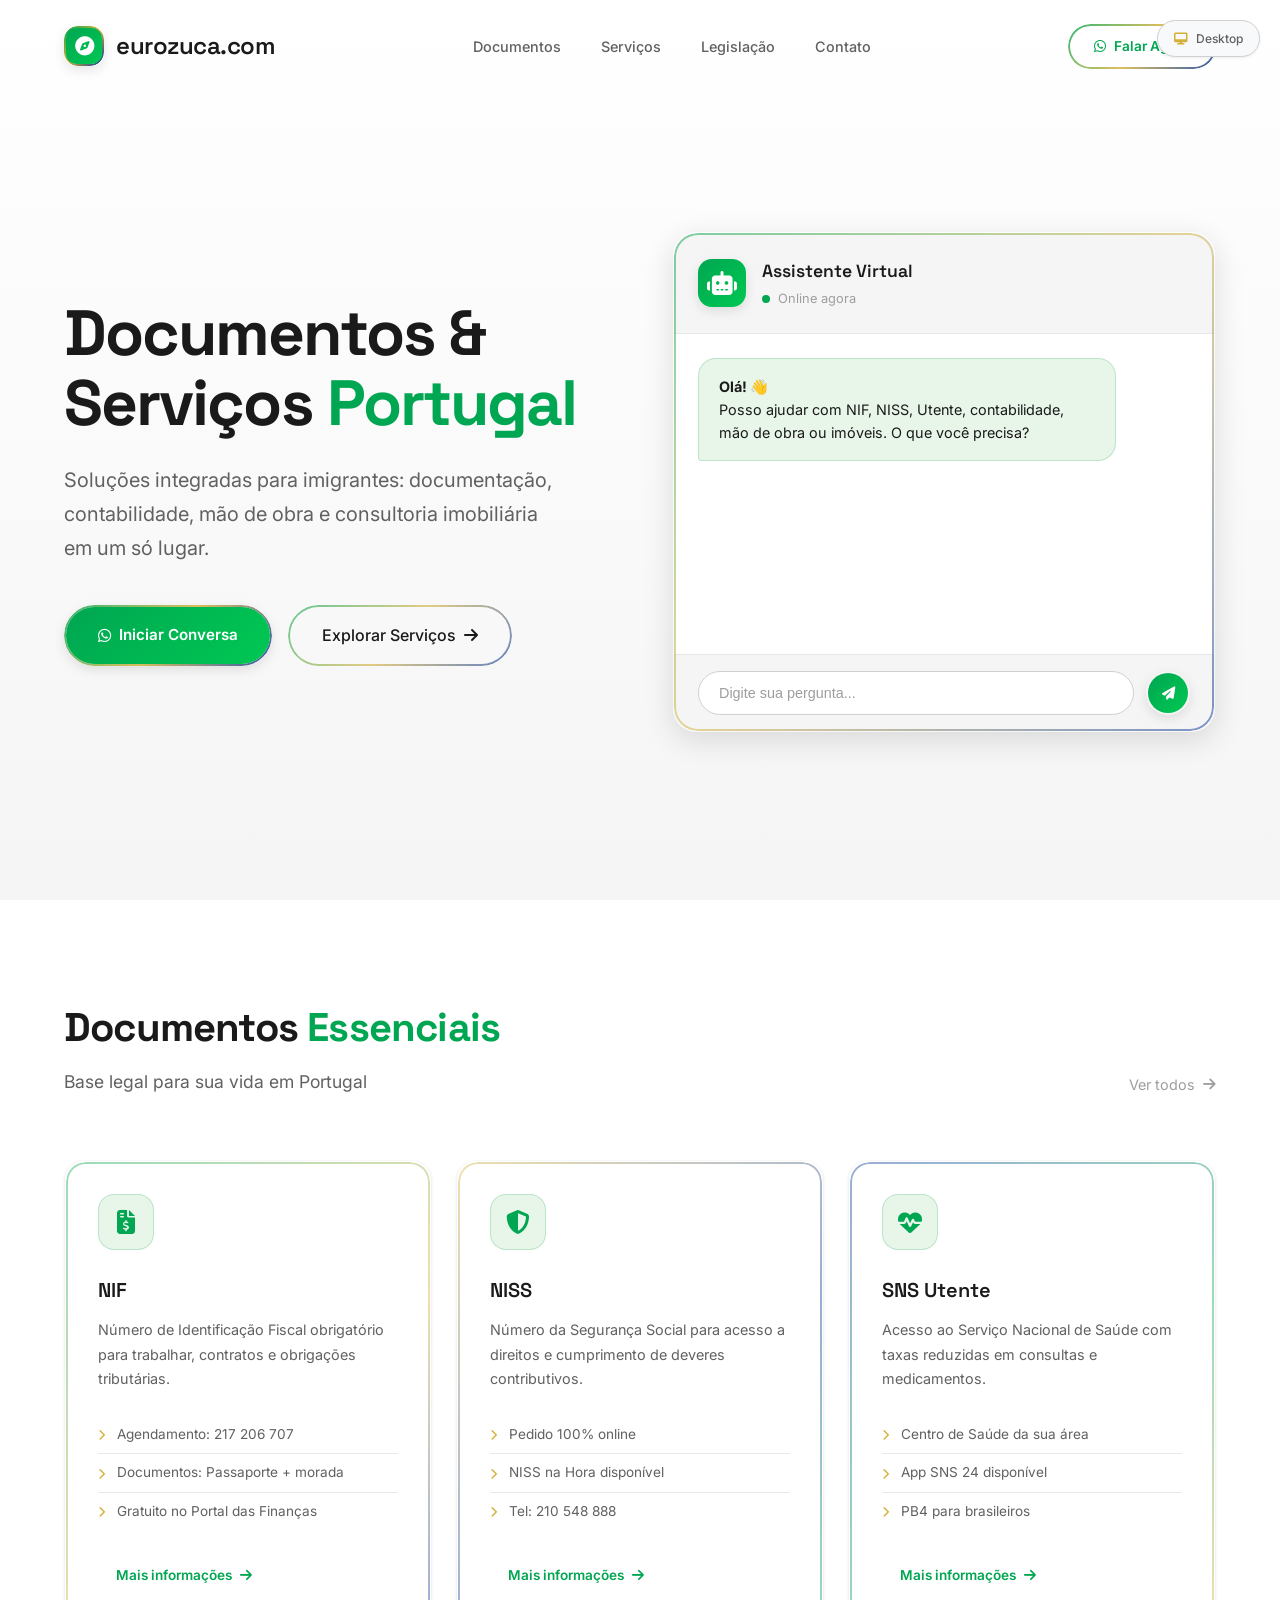
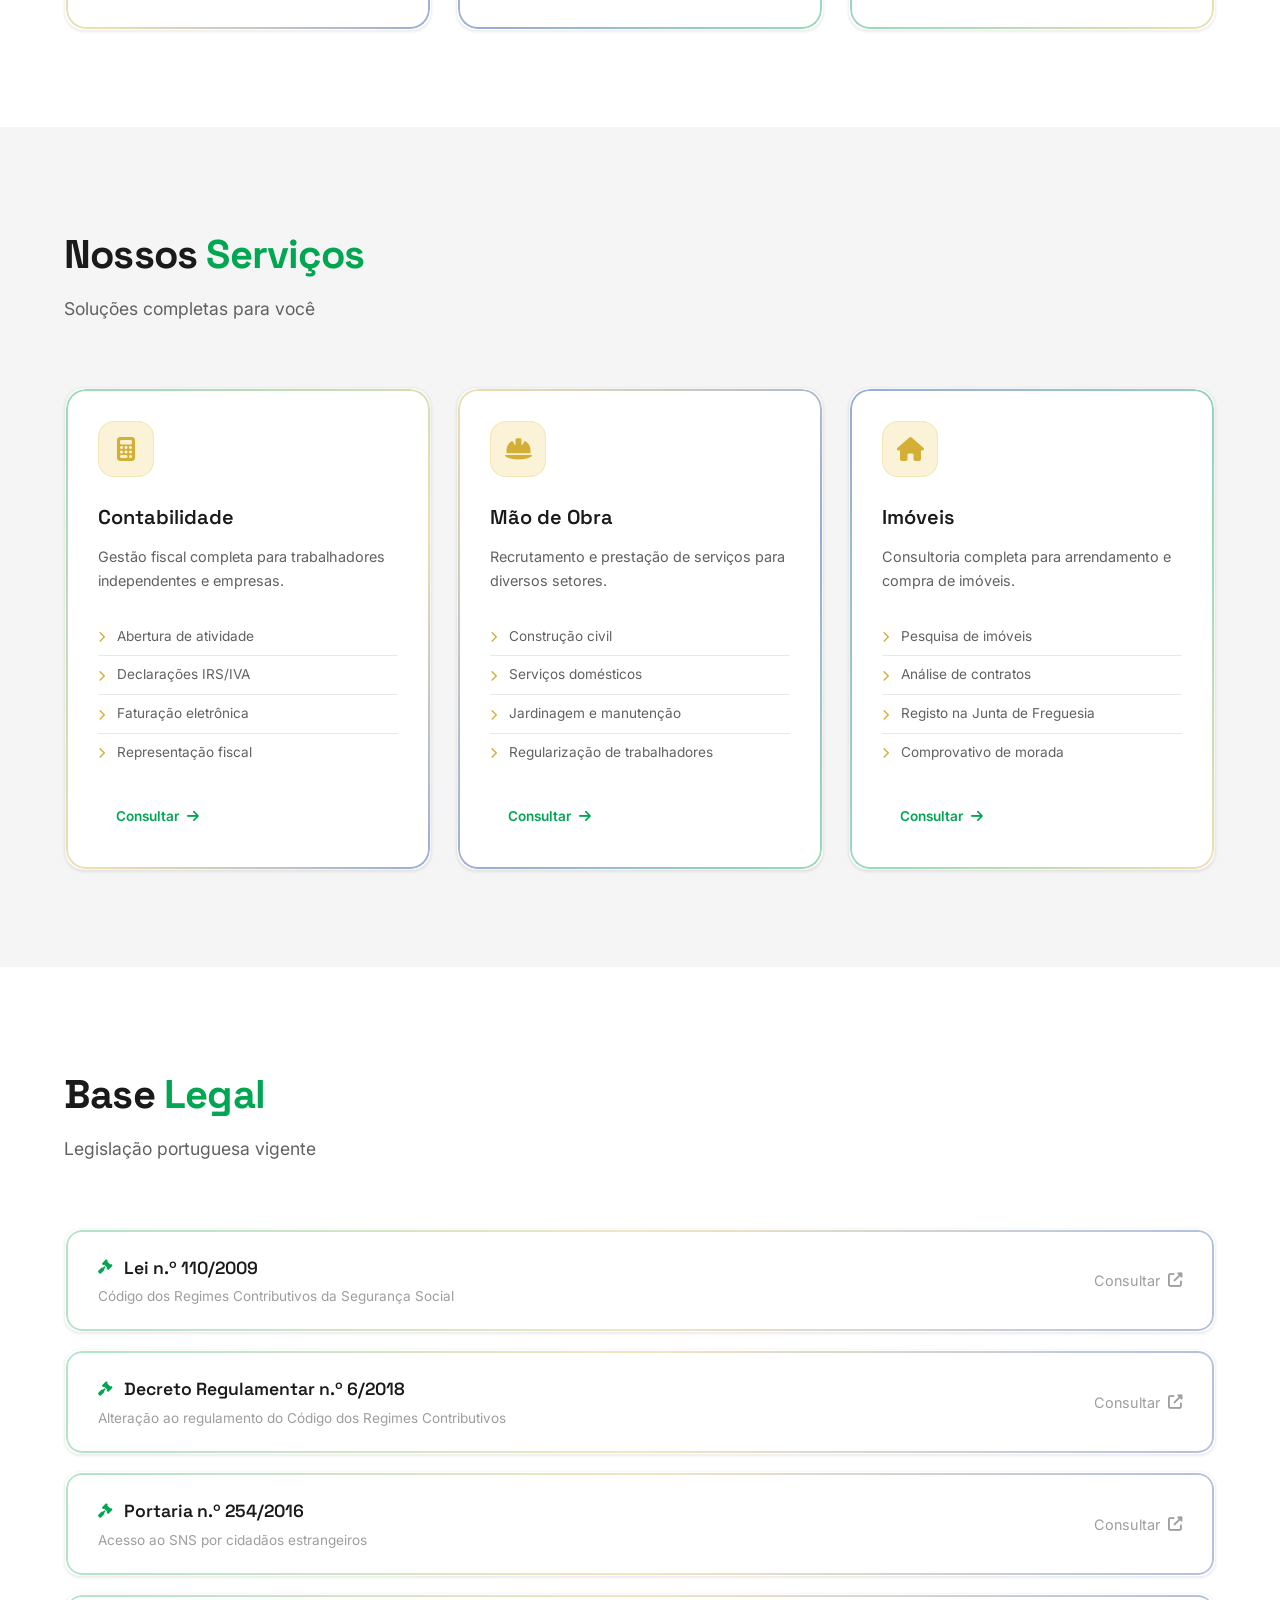
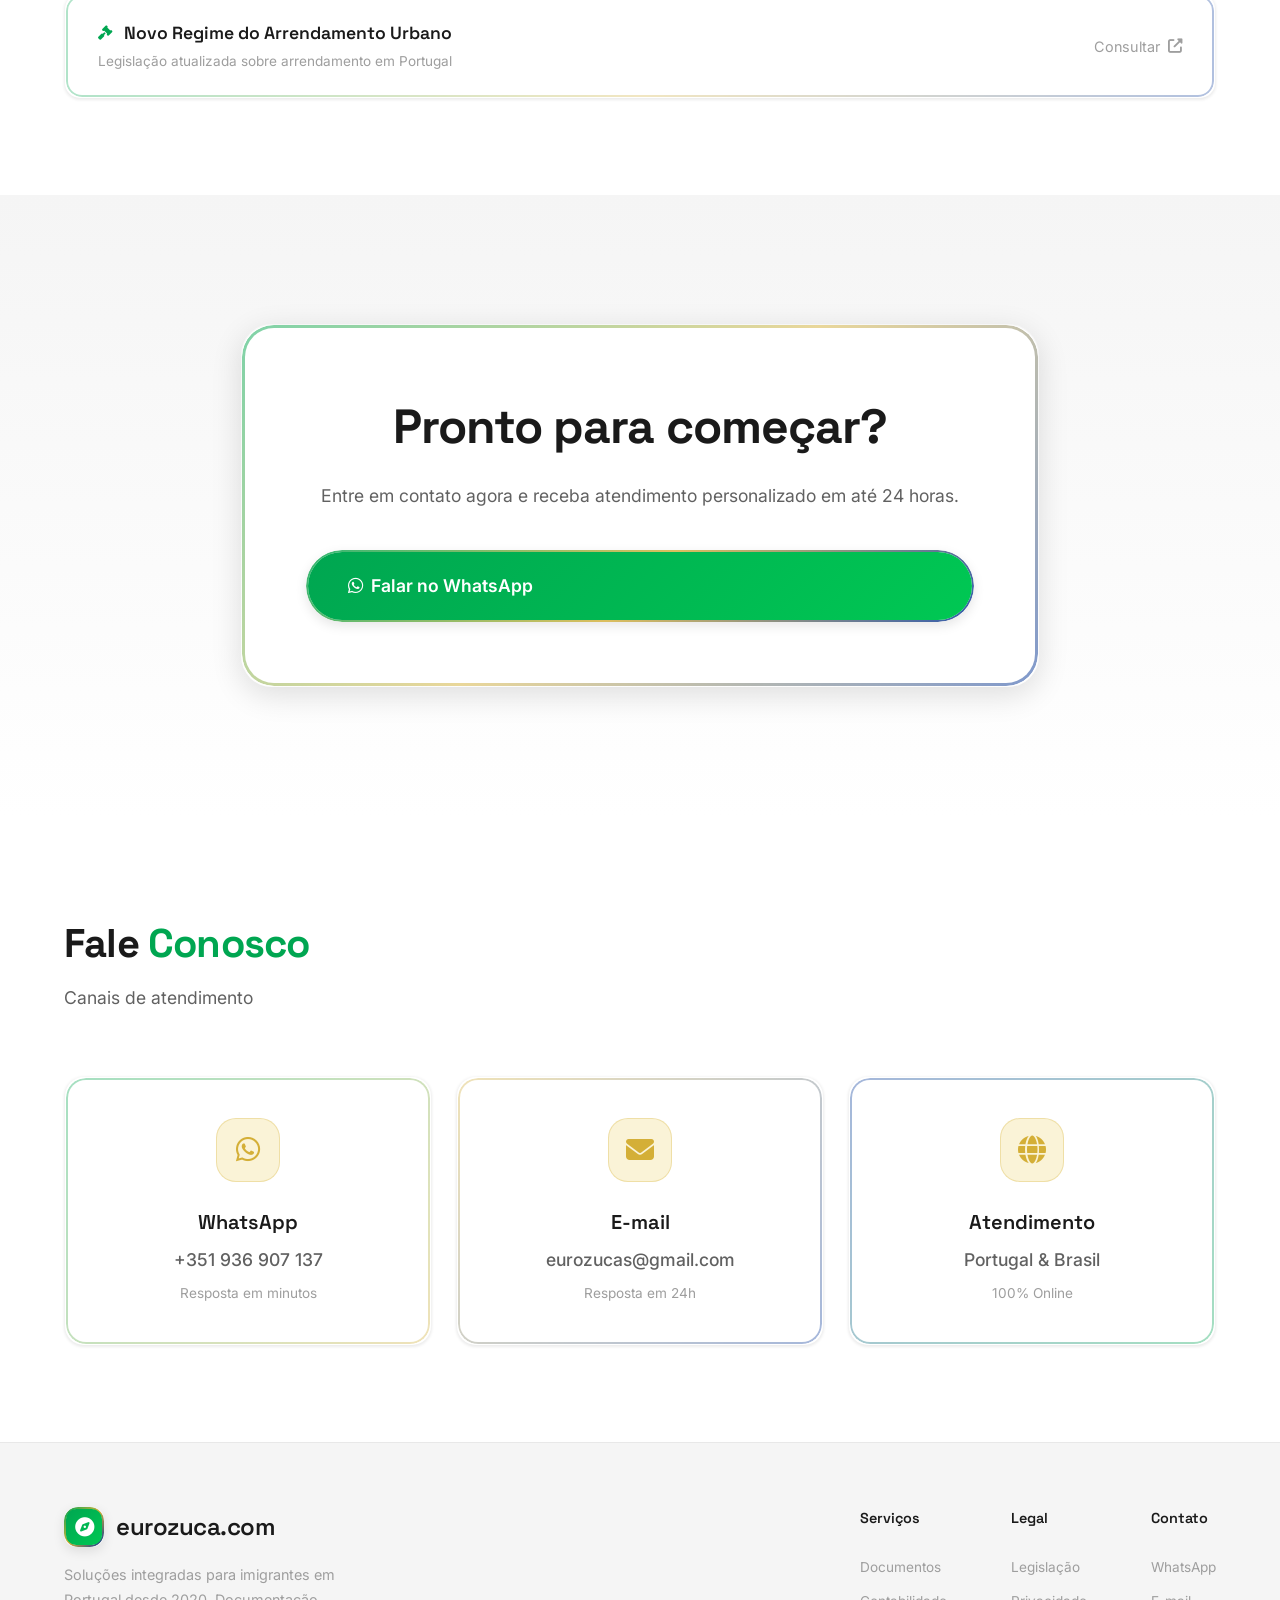
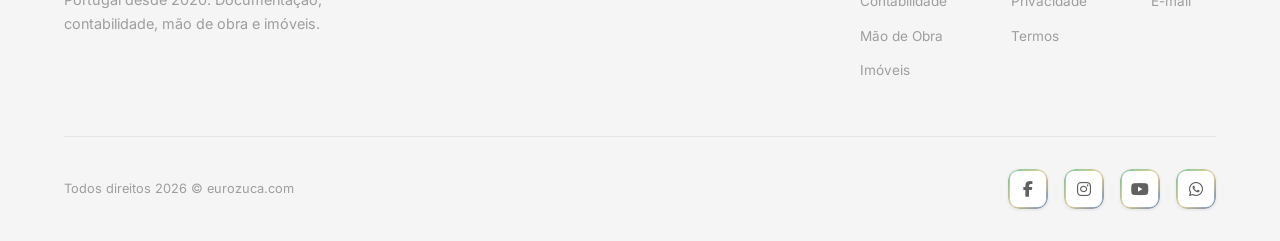
<file: index.html>
<!DOCTYPE html>
<html lang="pt-BR">
<head>
    <meta charset="UTF-8">
    <meta name="viewport" content="width=device-width, initial-scale=1.0, maximum-scale=5.0">
    <title>eurozuca.com - Portugal 2026</title>
    <link href="https://cdnjs.cloudflare.com/ajax/libs/font-awesome/6.4.0/css/all.min.css" rel="stylesheet">
    <link href="https://fonts.googleapis.com/css2?family=Inter:wght@300;400;500;600;700&family=Space+Grotesk:wght@300;400;500;600;700&display=swap" rel="stylesheet">
    <style>
        * {
            margin: 0;
            padding: 0;
            box-sizing: border-box;
        }

        :root {
            --green-primary: #00a651;
            --green-dark: #008c44;
            --green-light: #e8f5e9;
            --green-glow: rgba(0, 166, 81, 0.15);
            --gold-primary: #d4af37;
            --gold-dark: #b8960c;
            --gold-light: #faf3d7;
            --gold-glow: rgba(212, 175, 55, 0.2);
            --blue-primary: #003399;
            --blue-light: #e3f2fd;
            --blue-glow: rgba(0, 51, 153, 0.15);
            --white-bg: #ffffff;
            --white-soft: #f8f9fa;
            --gray-50: #f5f5f5;
            --gray-100: #e0e0e0;
            --gray-200: #bdbdbd;
            --gray-500: #757575;
            --gray-700: #424242;
            --gray-900: #212121;
            --text-primary: #1a1a1a;
            --text-secondary: #616161;
            --text-muted: #9e9e9e;
            --border-light: #e8e8e8;
            --border-medium: #d0d0d0;
            --shadow-sm: 0 1px 3px rgba(0,0,0,0.08);
            --shadow-md: 0 4px 12px rgba(0,0,0,0.1);
            --shadow-lg: 0 8px 30px rgba(0,0,0,0.12);
            --gradient-gold: linear-gradient(135deg, #d4af37 0%, #f4d03f 100%);
            --gradient-green: linear-gradient(135deg, #00a651 0%, #00c853 100%);
            --font-primary: 'Inter', sans-serif;
            --font-display: 'Space Grotesk', sans-serif;
        }

        html {
            scroll-behavior: smooth;
        }

        body {
            font-family: var(--font-primary);
            background: var(--white-bg);
            color: var(--text-primary);
            line-height: 1.6;
            overflow-x: hidden;
            -webkit-font-smoothing: antialiased;
        }

        /* Device Detection */
        .device-badge {
            position: fixed;
            top: 20px;
            right: 20px;
            background: var(--white-soft);
            border: 1px solid var(--border-medium);
            padding: 8px 16px;
            border-radius: 50px;
            font-size: 0.75rem;
            font-weight: 500;
            color: var(--text-secondary);
            z-index: 9999;
            display: flex;
            align-items: center;
            gap: 8px;
            opacity: 0;
            transform: translateY(-10px);
            animation: fadeInDown 0.5s ease forwards;
            animation-delay: 1s;
            box-shadow: var(--shadow-sm);
        }

        @keyframes fadeInDown {
            to {
                opacity: 1;
                transform: translateY(0);
            }
        }

        .device-badge i {
            color: var(--gold-primary);
        }

        /* Navigation */
        nav {
            position: fixed;
            top: 0;
            width: 100%;
            z-index: 1000;
            padding: 1.5rem 5%;
            transition: all 0.3s ease;
            background: transparent;
        }

        nav.scrolled {
            background: rgba(255, 255, 255, 0.95);
            backdrop-filter: blur(20px);
            border-bottom: 1px solid var(--border-light);
            padding: 1rem 5%;
            box-shadow: var(--shadow-sm);
        }

        .nav-container {
            max-width: 1400px;
            margin: 0 auto;
            display: flex;
            justify-content: space-between;
            align-items: center;
        }

        .logo {
            font-family: var(--font-display);
            font-size: 1.5rem;
            font-weight: 600;
            color: var(--text-primary);
            text-decoration: none;
            display: flex;
            align-items: center;
            gap: 0.75rem;
            letter-spacing: -0.02em;
        }

        .logo-icon {
            width: 40px;
            height: 40px;
            background: var(--gradient-green);
            border-radius: 12px;
            display: flex;
            align-items: center;
            justify-content: center;
            color: white;
            font-size: 1.2rem;
            box-shadow: var(--shadow-md);
            position: relative;
            border: 2px solid transparent;
            background-clip: padding-box;
        }

        .logo-icon::before {
            content: '';
            position: absolute;
            top: -2px;
            left: -2px;
            right: -2px;
            bottom: -2px;
            border-radius: 14px;
            padding: 2px;
            background: linear-gradient(135deg, 
                var(--green-primary) 0%, 
                var(--gold-primary) 50%, 
                var(--blue-primary) 100%
            );
            -webkit-mask: 
                linear-gradient(#fff 0 0) content-box, 
                linear-gradient(#fff 0 0);
            -webkit-mask-composite: xor;
            mask-composite: exclude;
            z-index: -1;
        }

        .nav-links {
            display: flex;
            gap: 2.5rem;
            list-style: none;
        }

        .nav-links a {
            color: var(--text-secondary);
            text-decoration: none;
            font-size: 0.9rem;
            font-weight: 500;
            transition: all 0.3s ease;
            position: relative;
        }

        .nav-links a:hover {
            color: var(--green-primary);
        }

        .nav-links a::after {
            content: '';
            position: absolute;
            bottom: -4px;
            left: 0;
            width: 0;
            height: 2px;
            background: var(--gradient-gold);
            transition: width 0.3s ease;
        }

        .nav-links a:hover::after {
            width: 100%;
        }

        .nav-cta {
            background: transparent;
            color: var(--green-primary);
            padding: 0.6rem 1.5rem;
            border-radius: 50px;
            font-size: 0.85rem;
            font-weight: 600;
            text-decoration: none;
            transition: all 0.3s ease;
            display: flex;
            align-items: center;
            gap: 0.5rem;
            border: 2px solid transparent;
            position: relative;
            background-clip: padding-box;
        }

        .nav-cta::before {
            content: '';
            position: absolute;
            top: -2px;
            left: -2px;
            right: -2px;
            bottom: -2px;
            border-radius: 50px;
            padding: 2px;
            background: linear-gradient(135deg, 
                var(--green-primary) 0%, 
                var(--gold-primary) 50%, 
                var(--blue-primary) 100%
            );
            -webkit-mask: 
                linear-gradient(#fff 0 0) content-box, 
                linear-gradient(#fff 0 0);
            -webkit-mask-composite: xor;
            mask-composite: exclude;
            z-index: -1;
            opacity: 0.8;
            transition: opacity 0.3s;
        }

        .nav-cta:hover::before {
            opacity: 1;
        }

        .nav-cta:hover {
            background: var(--green-primary);
            color: white;
            box-shadow: 0 4px 15px var(--green-glow);
        }

        .mobile-menu-btn {
            display: none;
            background: none;
            border: none;
            color: var(--text-primary);
            font-size: 1.5rem;
            cursor: pointer;
        }

        /* Mobile Menu */
        .mobile-menu {
            position: fixed;
            top: 0;
            right: -100%;
            width: 80%;
            max-width: 300px;
            height: 100vh;
            background: rgba(255, 255, 255, 0.98);
            backdrop-filter: blur(20px);
            z-index: 1001;
            padding: 6rem 2rem 2rem;
            transition: right 0.3s ease;
            border-left: 1px solid var(--border-light);
            box-shadow: var(--shadow-lg);
        }

        .mobile-menu.open {
            right: 0;
        }

        .mobile-menu-close {
            position: absolute;
            top: 1.5rem;
            right: 1.5rem;
            background: none;
            border: none;
            color: var(--text-primary);
            font-size: 1.5rem;
            cursor: pointer;
        }

        .mobile-menu a {
            display: block;
            color: var(--text-secondary);
            text-decoration: none;
            padding: 1rem 0;
            font-size: 1.1rem;
            border-bottom: 1px solid var(--border-light);
            transition: color 0.3s;
        }

        .mobile-menu a:hover {
            color: var(--green-primary);
        }

        .overlay {
            position: fixed;
            top: 0;
            left: 0;
            width: 100%;
            height: 100%;
            background: rgba(0, 0, 0, 0.3);
            z-index: 1000;
            opacity: 0;
            visibility: hidden;
            transition: all 0.3s;
        }

        .overlay.active {
            opacity: 1;
            visibility: visible;
        }

        /* Hero Section */
        .hero {
            min-height: 100vh;
            display: flex;
            align-items: center;
            padding: 8rem 5% 4rem;
            position: relative;
            z-index: 1;
            background: linear-gradient(180deg, var(--white-bg) 0%, var(--gray-50) 100%);
        }

        .hero-container {
            max-width: 1400px;
            margin: 0 auto;
            width: 100%;
            display: grid;
            grid-template-columns: 1fr 1fr;
            gap: 4rem;
            align-items: center;
        }

        .hero-content h1 {
            font-family: var(--font-display);
            font-size: 4rem;
            font-weight: 700;
            line-height: 1.1;
            margin-bottom: 1.5rem;
            letter-spacing: -0.03em;
            color: var(--text-primary);
        }

        .hero-content h1 span {
            color: var(--green-primary);
        }

        .hero-subtitle {
            font-size: 1.25rem;
            color: var(--text-secondary);
            margin-bottom: 2.5rem;
            font-weight: 400;
            line-height: 1.7;
            max-width: 500px;
        }

        .hero-cta {
            display: flex;
            gap: 1rem;
        }

        .btn-main {
            background: var(--gradient-green);
            color: white;
            padding: 1rem 2rem;
            border-radius: 50px;
            font-weight: 600;
            text-decoration: none;
            display: flex;
            align-items: center;
            gap: 0.5rem;
            transition: all 0.3s ease;
            border: 2px solid transparent;
            cursor: pointer;
            font-size: 0.95rem;
            box-shadow: var(--shadow-md);
            position: relative;
            background-clip: padding-box;
        }

        .btn-main::before {
            content: '';
            position: absolute;
            top: -2px;
            left: -2px;
            right: -2px;
            bottom: -2px;
            border-radius: 50px;
            padding: 2px;
            background: linear-gradient(135deg, 
                var(--green-primary) 0%, 
                var(--gold-primary) 50%, 
                var(--blue-primary) 100%
            );
            -webkit-mask: 
                linear-gradient(#fff 0 0) content-box, 
                linear-gradient(#fff 0 0);
            -webkit-mask-composite: xor;
            mask-composite: exclude;
            z-index: -1;
            opacity: 0.8;
            transition: opacity 0.3s;
        }

        .btn-main:hover::before {
            opacity: 1;
        }

        .btn-main:hover {
            transform: translateY(-2px);
            box-shadow: 0 8px 25px var(--green-glow);
        }

        .btn-outline {
            background: transparent;
            color: var(--text-primary);
            padding: 1rem 2rem;
            border-radius: 50px;
            font-weight: 500;
            text-decoration: none;
            display: flex;
            align-items: center;
            gap: 0.5rem;
            transition: all 0.3s ease;
            border: 2px solid transparent;
            position: relative;
            background-clip: padding-box;
        }

        .btn-outline::before {
            content: '';
            position: absolute;
            top: -2px;
            left: -2px;
            right: -2px;
            bottom: -2px;
            border-radius: 50px;
            padding: 2px;
            background: linear-gradient(135deg, 
                var(--green-primary) 0%, 
                var(--gold-primary) 50%, 
                var(--blue-primary) 100%
            );
            -webkit-mask: 
                linear-gradient(#fff 0 0) content-box, 
                linear-gradient(#fff 0 0);
            -webkit-mask-composite: xor;
            mask-composite: exclude;
            z-index: -1;
            opacity: 0.6;
            transition: opacity 0.3s;
        }

        .btn-outline:hover::before {
            opacity: 1;
        }

        .btn-outline:hover {
            color: var(--gold-primary);
        }

        /* AI Chat - COM BORDA TRICOLOR */
        .ai-panel {
            background: white;
            border-radius: 24px;
            overflow: hidden;
            box-shadow: var(--shadow-lg);
            position: relative;
            border: 2px solid transparent;
            background-clip: padding-box;
        }

        .ai-panel::before {
            content: '';
            position: absolute;
            top: 0;
            left: 0;
            right: 0;
            bottom: 0;
            border-radius: 24px;
            padding: 2px;
            background: linear-gradient(135deg, 
                var(--green-primary) 0%, 
                var(--gold-primary) 50%, 
                var(--blue-primary) 100%
            );
            -webkit-mask: 
                linear-gradient(#fff 0 0) content-box, 
                linear-gradient(#fff 0 0);
            -webkit-mask-composite: xor;
            mask-composite: exclude;
            opacity: 0.5;
            pointer-events: none;
        }

        .ai-header {
            padding: 1.5rem;
            border-bottom: 1px solid var(--border-light);
            display: flex;
            align-items: center;
            gap: 1rem;
            background: var(--gray-50);
        }

        .ai-avatar {
            width: 48px;
            height: 48px;
            background: var(--gradient-green);
            border-radius: 14px;
            display: flex;
            align-items: center;
            justify-content: center;
            color: white;
            font-size: 1.5rem;
            box-shadow: var(--shadow-md);
        }

        .ai-info h3 {
            font-family: var(--font-display);
            font-size: 1.1rem;
            font-weight: 600;
            margin-bottom: 0.25rem;
            color: var(--text-primary);
        }

        .ai-status {
            display: flex;
            align-items: center;
            gap: 0.5rem;
            font-size: 0.8rem;
            color: var(--text-muted);
        }

        .status-dot {
            width: 8px;
            height: 8px;
            background: var(--green-primary);
            border-radius: 50%;
            animation: pulse-dot 2s infinite;
        }

        @keyframes pulse-dot {
            0%, 100% { opacity: 1; }
            50% { opacity: 0.5; }
        }

        .ai-messages {
            height: 320px;
            overflow-y: auto;
            padding: 1.5rem;
            display: flex;
            flex-direction: column;
            gap: 1rem;
            background: white;
        }

        .message {
            max-width: 85%;
            padding: 1rem 1.25rem;
            border-radius: 18px;
            font-size: 0.9rem;
            line-height: 1.6;
            animation: messageIn 0.3s ease;
        }

        @keyframes messageIn {
            from {
                opacity: 0;
                transform: translateY(10px);
            }
            to {
                opacity: 1;
                transform: translateY(0);
            }
        }

        .message.ai {
            background: var(--green-light);
            border: 1px solid rgba(0, 166, 81, 0.2);
            align-self: flex-start;
            border-bottom-left-radius: 4px;
            color: var(--text-primary);
        }

        .message.user {
            background: var(--gold-light);
            border: 1px solid rgba(212, 175, 55, 0.3);
            align-self: flex-end;
            border-bottom-right-radius: 4px;
            color: var(--text-primary);
        }

        .ai-input {
            padding: 1rem 1.5rem;
            border-top: 1px solid var(--border-light);
            display: flex;
            gap: 0.75rem;
            background: var(--gray-50);
        }

        .ai-input input {
            flex: 1;
            background: white;
            border: 1px solid var(--border-medium);
            border-radius: 50px;
            padding: 0.75rem 1.25rem;
            color: var(--text-primary);
            font-size: 0.9rem;
            outline: none;
            transition: all 0.3s;
        }

        .ai-input input:focus {
            border-color: var(--green-primary);
            box-shadow: 0 0 0 3px var(--green-glow);
        }

        .ai-input input::placeholder {
            color: var(--text-muted);
        }

        .ai-input button {
            width: 44px;
            height: 44px;
            background: var(--gradient-green);
            border-radius: 50%;
            color: white;
            cursor: pointer;
            display: flex;
            align-items: center;
            justify-content: center;
            transition: all 0.3s;
            box-shadow: var(--shadow-md);
            border: 2px solid transparent;
            position: relative;
            background-clip: padding-box;
        }

        .ai-input button::before {
            content: '';
            position: absolute;
            top: -2px;
            left: -2px;
            right: -2px;
            bottom: -2px;
            border-radius: 50%;
            padding: 2px;
            background: linear-gradient(135deg, 
                var(--green-primary) 0%, 
                var(--gold-primary) 50%, 
                var(--blue-primary) 100%
            );
            -webkit-mask: 
                linear-gradient(#fff 0 0) content-box, 
                linear-gradient(#fff 0 0);
            -webkit-mask-composite: xor;
            mask-composite: exclude;
            z-index: -1;
            opacity: 0.8;
            transition: opacity 0.3s;
        }

        .ai-input button:hover::before {
            opacity: 1;
        }

        .ai-input button:hover {
            transform: scale(1.05);
            box-shadow: 0 4px 15px var(--green-glow);
        }

        /* Section Styles */
        section {
            padding: 6rem 5%;
            position: relative;
            z-index: 1;
        }

        .section-header {
            max-width: 1400px;
            margin: 0 auto 4rem;
            display: flex;
            justify-content: space-between;
            align-items: flex-end;
        }

        .section-title {
            font-family: var(--font-display);
            font-size: 2.5rem;
            font-weight: 700;
            letter-spacing: -0.02em;
            color: var(--text-primary);
        }

        .section-title span {
            color: var(--green-primary);
        }

        .section-subtitle {
            color: var(--text-secondary);
            margin-top: 0.5rem;
            font-size: 1.1rem;
        }

        .section-link {
            color: var(--text-muted);
            text-decoration: none;
            font-size: 0.9rem;
            display: flex;
            align-items: center;
            gap: 0.5rem;
            transition: color 0.3s;
        }

        .section-link:hover {
            color: var(--gold-primary);
        }

        /* Cards Grid - COM BORDAS TRICOLORES */
        .cards-grid {
            max-width: 1400px;
            margin: 0 auto;
            display: grid;
            grid-template-columns: repeat(3, 1fr);
            gap: 1.5rem;
        }

        .card {
            background: white;
            border-radius: 20px;
            padding: 2rem;
            transition: all 0.4s ease;
            position: relative;
            overflow: hidden;
            box-shadow: var(--shadow-sm);
            border: 2px solid transparent;
            background-clip: padding-box;
        }

        /* Borda gradiente tricolor */
        .card::before {
            content: '';
            position: absolute;
            top: 0;
            left: 0;
            right: 0;
            bottom: 0;
            border-radius: 20px;
            padding: 2px;
            background: linear-gradient(135deg, 
                var(--green-primary) 0%, 
                var(--gold-primary) 50%, 
                var(--blue-primary) 100%
            );
            -webkit-mask: 
                linear-gradient(#fff 0 0) content-box, 
                linear-gradient(#fff 0 0);
            -webkit-mask-composite: xor;
            mask-composite: exclude;
            opacity: 0.4;
            transition: opacity 0.3s ease;
            pointer-events: none;
        }

        /* Variações de gradiente para cada card */
        .card:nth-child(3n+1)::before {
            background: linear-gradient(135deg, 
                var(--green-primary) 0%, 
                var(--gold-primary) 60%, 
                var(--blue-primary) 100%
            );
        }

        .card:nth-child(3n+2)::before {
            background: linear-gradient(135deg, 
                var(--gold-primary) 0%, 
                var(--blue-primary) 60%, 
                var(--green-primary) 100%
            );
        }

        .card:nth-child(3n)::before {
            background: linear-gradient(135deg, 
                var(--blue-primary) 0%, 
                var(--green-primary) 60%, 
                var(--gold-primary) 100%
            );
        }

        /* Linha superior colorida */
        .card::after {
            content: '';
            position: absolute;
            top: 0;
            left: 0;
            width: 100%;
            height: 3px;
            background: linear-gradient(90deg, 
                var(--green-primary) 0%, 
                var(--gold-primary) 50%, 
                var(--blue-primary) 100%
            );
            opacity: 0.5;
            transform: scaleX(0);
            transform-origin: left;
            transition: transform 0.4s ease;
        }

        .card:hover::before {
            opacity: 0.8;
        }

        .card:hover::after {
            transform: scaleX(1);
            opacity: 0.8;
        }

        .card:hover {
            transform: translateY(-5px);
            box-shadow: var(--shadow-lg);
        }

        .card-icon {
            width: 56px;
            height: 56px;
            background: var(--green-light);
            border: 1px solid rgba(0, 166, 81, 0.2);
            border-radius: 16px;
            display: flex;
            align-items: center;
            justify-content: center;
            color: var(--green-primary);
            font-size: 1.5rem;
            margin-bottom: 1.5rem;
            transition: all 0.3s;
        }

        .card:hover .card-icon {
            background: var(--green-primary);
            color: white;
            box-shadow: 0 4px 15px var(--green-glow);
        }

        .card h3 {
            font-family: var(--font-display);
            font-size: 1.25rem;
            font-weight: 600;
            margin-bottom: 0.75rem;
            color: var(--text-primary);
        }

        .card p {
            color: var(--text-secondary);
            font-size: 0.9rem;
            line-height: 1.7;
            margin-bottom: 1.5rem;
        }

        .card-list {
            list-style: none;
        }

        .card-list li {
            display: flex;
            align-items: flex-start;
            gap: 0.75rem;
            padding: 0.5rem 0;
            font-size: 0.85rem;
            color: var(--text-secondary);
            border-bottom: 1px solid var(--border-light);
        }

        .card-list li:last-child {
            border-bottom: none;
        }

        .card-list li i {
            color: var(--gold-primary);
            font-size: 0.7rem;
            margin-top: 0.4rem;
        }

        .card-cta {
            margin-top: 1.5rem;
            display: inline-flex;
            align-items: center;
            gap: 0.5rem;
            color: var(--green-primary);
            text-decoration: none;
            font-size: 0.85rem;
            font-weight: 600;
            transition: all 0.3s;
            padding: 0.5rem 1rem;
            border-radius: 50px;
            border: 2px solid transparent;
            position: relative;
            background-clip: padding-box;
        }

        .card-cta::before {
            content: '';
            position: absolute;
            top: -2px;
            left: -2px;
            right: -2px;
            bottom: -2px;
            border-radius: 50px;
            padding: 2px;
            background: linear-gradient(135deg, 
                var(--green-primary) 0%, 
                var(--gold-primary) 50%, 
                var(--blue-primary) 100%
            );
            -webkit-mask: 
                linear-gradient(#fff 0 0) content-box, 
                linear-gradient(#fff 0 0);
            -webkit-mask-composite: xor;
            mask-composite: exclude;
            z-index: -1;
            opacity: 0;
            transition: opacity 0.3s;
        }

        .card-cta:hover::before {
            opacity: 0.7;
        }

        .card-cta:hover {
            gap: 0.75rem;
            background: rgba(0, 166, 81, 0.05);
        }

        /* Services Section */
        .services-section {
            background: var(--gray-50);
        }

        .service-card-large {
            grid-column: span 1;
        }

        .service-card-large .card-icon {
            background: var(--gold-light);
            border-color: rgba(212, 175, 55, 0.2);
            color: var(--gold-primary);
        }

        .service-card-large:hover .card-icon {
            background: var(--gold-primary);
            color: white;
            box-shadow: 0 4px 15px var(--gold-glow);
        }

        /* Laws Section - COM BORDA TRICOLOR */
        .laws-list {
            max-width: 1400px;
            margin: 0 auto;
            display: flex;
            flex-direction: column;
            gap: 1rem;
        }

        .law-item {
            background: white;
            border-radius: 16px;
            padding: 1.5rem 2rem;
            display: flex;
            align-items: center;
            justify-content: space-between;
            transition: all 0.3s;
            box-shadow: var(--shadow-sm);
            position: relative;
            border: 2px solid transparent;
            background-clip: padding-box;
        }

        .law-item::before {
            content: '';
            position: absolute;
            top: 0;
            left: 0;
            right: 0;
            bottom: 0;
            border-radius: 16px;
            padding: 2px;
            background: linear-gradient(90deg, 
                var(--green-primary) 0%, 
                var(--gold-primary) 50%, 
                var(--blue-primary) 100%
            );
            -webkit-mask: 
                linear-gradient(#fff 0 0) content-box, 
                linear-gradient(#fff 0 0);
            -webkit-mask-composite: xor;
            mask-composite: exclude;
            opacity: 0.3;
            transition: opacity 0.3s;
            pointer-events: none;
        }

        .law-item:hover::before {
            opacity: 0.7;
        }

        .law-item:hover {
            transform: translateX(10px);
            box-shadow: var(--shadow-md);
        }

        .law-content h4 {
            font-family: var(--font-display);
            font-size: 1.1rem;
            font-weight: 600;
            margin-bottom: 0.25rem;
            display: flex;
            align-items: center;
            gap: 0.75rem;
            color: var(--text-primary);
        }

        .law-content h4 i {
            color: var(--green-primary);
            font-size: 0.9rem;
        }

        .law-content p {
            color: var(--text-muted);
            font-size: 0.85rem;
        }

        .law-link {
            color: var(--text-muted);
            text-decoration: none;
            font-size: 0.9rem;
            display: flex;
            align-items: center;
            gap: 0.5rem;
            transition: all 0.3s;
        }

        .law-item:hover .law-link {
            color: var(--gold-primary);
        }

        /* CTA Section - COM BORDA TRICOLOR */
        .cta-section {
            text-align: center;
            padding: 8rem 5%;
            background: linear-gradient(180deg, var(--gray-50) 0%, var(--white-bg) 100%);
        }

        .cta-box {
            max-width: 800px;
            margin: 0 auto;
            background: white;
            border-radius: 32px;
            padding: 4rem;
            position: relative;
            overflow: hidden;
            box-shadow: var(--shadow-lg);
            border: 2px solid transparent;
            background-clip: padding-box;
        }

        .cta-box::before {
            content: '';
            position: absolute;
            top: 0;
            left: 0;
            right: 0;
            bottom: 0;
            border-radius: 32px;
            padding: 3px;
            background: linear-gradient(135deg, 
                var(--green-primary) 0%, 
                var(--gold-primary) 50%, 
                var(--blue-primary) 100%
            );
            -webkit-mask: 
                linear-gradient(#fff 0 0) content-box, 
                linear-gradient(#fff 0 0);
            -webkit-mask-composite: xor;
            mask-composite: exclude;
            opacity: 0.5;
            pointer-events: none;
        }

        .cta-content {
            position: relative;
            z-index: 1;
        }

        .cta-box h2 {
            font-family: var(--font-display);
            font-size: 3rem;
            font-weight: 700;
            margin-bottom: 1rem;
            letter-spacing: -0.02em;
            color: var(--text-primary);
        }

        .cta-box p {
            color: var(--text-secondary);
            font-size: 1.1rem;
            margin-bottom: 2.5rem;
        }

        /* Contact Section - COM BORDAS TRICOLORES */
        .contact-grid {
            max-width: 1400px;
            margin: 0 auto;
            display: grid;
            grid-template-columns: repeat(3, 1fr);
            gap: 1.5rem;
        }

        .contact-card {
            background: white;
            border-radius: 20px;
            padding: 2.5rem;
            text-align: center;
            transition: all 0.3s;
            box-shadow: var(--shadow-sm);
            position: relative;
            border: 2px solid transparent;
            background-clip: padding-box;
        }

        .contact-card::before {
            content: '';
            position: absolute;
            top: 0;
            left: 0;
            right: 0;
            bottom: 0;
            border-radius: 20px;
            padding: 2px;
            background: linear-gradient(135deg, 
                var(--green-primary), 
                var(--gold-primary), 
                var(--blue-primary)
            );
            -webkit-mask: 
                linear-gradient(#fff 0 0) content-box, 
                linear-gradient(#fff 0 0);
            -webkit-mask-composite: xor;
            mask-composite: exclude;
            opacity: 0.35;
            transition: opacity 0.3s;
            pointer-events: none;
        }

        .contact-card:nth-child(1)::before {
            background: linear-gradient(135deg, var(--green-primary), var(--gold-primary));
        }

        .contact-card:nth-child(2)::before {
            background: linear-gradient(135deg, var(--gold-primary), var(--blue-primary));
        }

        .contact-card:nth-child(3)::before {
            background: linear-gradient(135deg, var(--blue-primary), var(--green-primary));
        }

        .contact-card:hover::before {
            opacity: 0.7;
        }

        .contact-card:hover {
            transform: translateY(-5px);
            box-shadow: var(--shadow-lg);
        }

        .contact-icon-large {
            width: 64px;
            height: 64px;
            background: var(--gold-light);
            border: 1px solid rgba(212, 175, 55, 0.3);
            border-radius: 20px;
            display: flex;
            align-items: center;
            justify-content: center;
            margin: 0 auto 1.5rem;
            color: var(--gold-primary);
            font-size: 1.75rem;
            transition: all 0.3s;
        }

        .contact-card:hover .contact-icon-large {
            background: var(--gold-primary);
            color: white;
            box-shadow: 0 4px 15px var(--gold-glow);
        }

        .contact-card h3 {
            font-family: var(--font-display);
            font-size: 1.25rem;
            font-weight: 600;
            margin-bottom: 0.5rem;
            color: var(--text-primary);
        }

        .contact-card a {
            color: var(--text-secondary);
            text-decoration: none;
            font-size: 1.1rem;
            font-weight: 500;
            transition: color 0.3s;
        }

        .contact-card:hover a {
            color: var(--green-primary);
        }

        .contact-card p {
            color: var(--text-muted);
            font-size: 0.85rem;
            margin-top: 0.5rem;
        }

        /* Footer */
        footer {
            border-top: 1px solid var(--border-light);
            padding: 4rem 5% 2rem;
            position: relative;
            z-index: 1;
            background: var(--gray-50);
        }

        .footer-content {
            max-width: 1400px;
            margin: 0 auto;
            display: flex;
            justify-content: space-between;
            align-items: flex-start;
            margin-bottom: 3rem;
        }

        .footer-brand {
            max-width: 300px;
        }

        .footer-brand .logo {
            margin-bottom: 1rem;
        }

        .footer-brand p {
            color: var(--text-muted);
            font-size: 0.9rem;
            line-height: 1.7;
        }

        .footer-links {
            display: flex;
            gap: 4rem;
        }

        .footer-column h4 {
            font-family: var(--font-display);
            font-size: 0.9rem;
            font-weight: 600;
            margin-bottom: 1.25rem;
            color: var(--text-primary);
        }

        .footer-column a {
            display: block;
            color: var(--text-muted);
            text-decoration: none;
            font-size: 0.85rem;
            padding: 0.4rem 0;
            transition: color 0.3s;
        }

        .footer-column a:hover {
            color: var(--green-primary);
        }

        .footer-bottom {
            max-width: 1400px;
            margin: 0 auto;
            padding-top: 2rem;
            border-top: 1px solid var(--border-light);
            display: flex;
            justify-content: space-between;
            align-items: center;
        }

        .footer-bottom p {
            color: var(--text-muted);
            font-size: 0.8rem;
        }

        .social-icons {
            display: flex;
            gap: 1rem;
        }

        .social-icons a {
            width: 40px;
            height: 40px;
            background: white;
            border-radius: 10px;
            display: flex;
            align-items: center;
            justify-content: center;
            color: var(--text-secondary);
            text-decoration: none;
            transition: all 0.3s;
            box-shadow: var(--shadow-sm);
            border: 2px solid transparent;
            position: relative;
            background-clip: padding-box;
        }

        .social-icons a::before {
            content: '';
            position: absolute;
            top: -2px;
            left: -2px;
            right: -2px;
            bottom: -2px;
            border-radius: 12px;
            padding: 2px;
            background: linear-gradient(135deg, 
                var(--green-primary) 0%, 
                var(--gold-primary) 50%, 
                var(--blue-primary) 100%
            );
            -webkit-mask: 
                linear-gradient(#fff 0 0) content-box, 
                linear-gradient(#fff 0 0);
            -webkit-mask-composite: xor;
            mask-composite: exclude;
            z-index: -1;
            opacity: 0.5;
            transition: opacity 0.3s;
        }

        .social-icons a:hover::before {
            opacity: 1;
        }

        .social-icons a:hover {
            background: var(--gold-primary);
            color: white;
            transform: translateY(-3px);
            box-shadow: var(--shadow-md);
        }

        /* Responsive */
        @media (max-width: 1024px) {
            .hero-container {
                grid-template-columns: 1fr;
                gap: 3rem;
            }

            .hero-content h1 {
                font-size: 3rem;
            }

            .cards-grid {
                grid-template-columns: repeat(2, 1fr);
            }

            .contact-grid {
                grid-template-columns: repeat(2, 1fr);
            }

            .nav-links {
                display: none;
            }

            .mobile-menu-btn {
                display: block;
            }

            .nav-cta {
                display: none;
            }
        }

        @media (max-width: 768px) {
            .hero {
                padding: 6rem 5% 3rem;
            }

            .hero-content h1 {
                font-size: 2.25rem;
            }

            .hero-cta {
                flex-direction: column;
            }

            .section-header {
                flex-direction: column;
                align-items: flex-start;
                gap: 1rem;
            }

            .section-title {
                font-size: 1.75rem;
            }

            .cards-grid {
                grid-template-columns: 1fr;
            }

            .contact-grid {
                grid-template-columns: 1fr;
            }

            .cta-box {
                padding: 2.5rem 1.5rem;
            }

            .cta-box h2 {
                font-size: 2rem;
            }

            .footer-content {
                flex-direction: column;
                gap: 3rem;
            }

            .footer-links {
                flex-direction: column;
                gap: 2rem;
            }

            .footer-bottom {
                flex-direction: column;
                gap: 1rem;
                text-align: center;
            }

            .law-item {
                flex-direction: column;
                align-items: flex-start;
                gap: 1rem;
            }
        }

        /* Scroll animations */
        .fade-in {
            opacity: 0;
            transform: translateY(30px);
            transition: all 0.6s ease;
        }

        .fade-in.visible {
            opacity: 1;
            transform: translateY(0);
        }
    </style>
</head>
<body>
    <!-- Device Badge -->
    <div class="device-badge" id="deviceBadge">
        <i class="fas fa-desktop" id="deviceIcon"></i>
        <span id="deviceText">Desktop</span>
    </div>

    <!-- Mobile Menu -->
    <div class="overlay" id="overlay" onclick="toggleMobileMenu()"></div>
    <div class="mobile-menu" id="mobileMenu">
        <button class="mobile-menu-close" onclick="toggleMobileMenu()">
            <i class="fas fa-times"></i>
        </button>
        <a href="#documentos" onclick="toggleMobileMenu()">Documentos</a>
        <a href="#servicos" onclick="toggleMobileMenu()">Serviços</a>
        <a href="#leis" onclick="toggleMobileMenu()">Legislação</a>
        <a href="#contato" onclick="toggleMobileMenu()">Contato</a>
        <a href="https://wa.me/351936907137" target="_blank" onclick="toggleMobileMenu()">
            <i class="fab fa-whatsapp"></i> WhatsApp
        </a>
    </div>

    <!-- Navigation -->
    <nav id="navbar">
        <div class="nav-container">
            <a href="#" class="logo">
                <div class="logo-icon">
                    <i class="fas fa-compass"></i>
                </div>
                eurozuca.com
            </a>
            <ul class="nav-links">
                <li><a href="#documentos">Documentos</a></li>
                <li><a href="#servicos">Serviços</a></li>
                <li><a href="#leis">Legislação</a></li>
                <li><a href="#contato">Contato</a></li>
            </ul>
            <a href="https://wa.me/351936907137" class="nav-cta" target="_blank">
                <i class="fab fa-whatsapp"></i>
                <span>Falar Agora</span>
            </a>
            <button class="mobile-menu-btn" onclick="toggleMobileMenu()">
                <i class="fas fa-bars"></i>
            </button>
        </div>
    </nav>

    <!-- Hero Section -->
    <section class="hero">
        <div class="hero-container">
            <div class="hero-content">
                <h1>Documentos & Serviços <span>Portugal</span></h1>
                <p class="hero-subtitle">
                    Soluções integradas para imigrantes: documentação, contabilidade, 
                    mão de obra e consultoria imobiliária em um só lugar.
                </p>
                <div class="hero-cta">
                    <a href="https://wa.me/351936907137" class="btn-main" target="_blank">
                        <i class="fab fa-whatsapp"></i>
                        Iniciar Conversa
                    </a>
                    <a href="#documentos" class="btn-outline">
                        Explorar Serviços
                        <i class="fas fa-arrow-right"></i>
                    </a>
                </div>
            </div>
            <div class="ai-panel">
                <div class="ai-header">
                    <div class="ai-avatar">
                        <i class="fas fa-robot"></i>
                    </div>
                    <div class="ai-info">
                        <h3>Assistente Virtual</h3>
                        <div class="ai-status">
                            <span class="status-dot"></span>
                            Online agora
                        </div>
                    </div>
                </div>
                <div class="ai-messages" id="chatMessages">
                    <div class="message ai">
                        <strong>Olá! 👋</strong><br>
                        Posso ajudar com NIF, NISS, Utente, contabilidade, 
                        mão de obra ou imóveis. O que você precisa?
                    </div>
                </div>
                <div class="ai-input">
                    <input type="text" id="chatInput" placeholder="Digite sua pergunta..." onkeypress="handleKeyPress(event)">
                    <button onclick="sendMessage()">
                        <i class="fas fa-paper-plane"></i>
                    </button>
                </div>
            </div>
        </div>
    </section>

    <!-- Documentos Section -->
    <section id="documentos">
        <div class="section-header fade-in">
            <div>
                <h2 class="section-title">Documentos <span>Essenciais</span></h2>
                <p class="section-subtitle">Base legal para sua vida em Portugal</p>
            </div>
            <a href="#" class="section-link">
                Ver todos
                <i class="fas fa-arrow-right"></i>
            </a>
        </div>
        <div class="cards-grid">
            <div class="card fade-in">
                <div class="card-icon">
                    <i class="fas fa-file-invoice-dollar"></i>
                </div>
                <h3>NIF</h3>
                <p>Número de Identificação Fiscal obrigatório para trabalhar, contratos e obrigações tributárias.</p>
                <ul class="card-list">
                    <li><i class="fas fa-chevron-right"></i> Agendamento: 217 206 707</li>
                    <li><i class="fas fa-chevron-right"></i> Documentos: Passaporte + morada</li>
                    <li><i class="fas fa-chevron-right"></i> Gratuito no Portal das Finanças</li>
                </ul>
                <a href="https://wa.me/351936907137" class="card-cta" target="_blank">
                    Mais informações <i class="fas fa-arrow-right"></i>
                </a>
            </div>
            <div class="card fade-in">
                <div class="card-icon">
                    <i class="fas fa-shield-alt"></i>
                </div>
                <h3>NISS</h3>
                <p>Número da Segurança Social para acesso a direitos e cumprimento de deveres contributivos.</p>
                <ul class="card-list">
                    <li><i class="fas fa-chevron-right"></i> Pedido 100% online</li>
                    <li><i class="fas fa-chevron-right"></i> NISS na Hora disponível</li>
                    <li><i class="fas fa-chevron-right"></i> Tel: 210 548 888</li>
                </ul>
                <a href="https://wa.me/351936907137" class="card-cta" target="_blank">
                    Mais informações <i class="fas fa-arrow-right"></i>
                </a>
            </div>
            <div class="card fade-in">
                <div class="card-icon">
                    <i class="fas fa-heartbeat"></i>
                </div>
                <h3>SNS Utente</h3>
                <p>Acesso ao Serviço Nacional de Saúde com taxas reduzidas em consultas e medicamentos.</p>
                <ul class="card-list">
                    <li><i class="fas fa-chevron-right"></i> Centro de Saúde da sua área</li>
                    <li><i class="fas fa-chevron-right"></i> App SNS 24 disponível</li>
                    <li><i class="fas fa-chevron-right"></i> PB4 para brasileiros</li>
                </ul>
                <a href="https://wa.me/351936907137" class="card-cta" target="_blank">
                    Mais informações <i class="fas fa-arrow-right"></i>
                </a>
            </div>
        </div>
    </section>

    <!-- Serviços Section -->
    <section id="servicos" class="services-section">
        <div class="section-header fade-in">
            <div>
                <h2 class="section-title">Nossos <span>Serviços</span></h2>
                <p class="section-subtitle">Soluções completas para você</p>
            </div>
        </div>
        <div class="cards-grid">
            <div class="card service-card-large fade-in">
                <div class="card-icon">
                    <i class="fas fa-calculator"></i>
                </div>
                <h3>Contabilidade</h3>
                <p>Gestão fiscal completa para trabalhadores independentes e empresas.</p>
                <ul class="card-list">
                    <li><i class="fas fa-chevron-right"></i> Abertura de atividade</li>
                    <li><i class="fas fa-chevron-right"></i> Declarações IRS/IVA</li>
                    <li><i class="fas fa-chevron-right"></i> Faturação eletrônica</li>
                    <li><i class="fas fa-chevron-right"></i> Representação fiscal</li>
                </ul>
                <a href="https://wa.me/351936907137" class="card-cta" target="_blank">
                    Consultar <i class="fas fa-arrow-right"></i>
                </a>
            </div>
            <div class="card service-card-large fade-in">
                <div class="card-icon">
                    <i class="fas fa-hard-hat"></i>
                </div>
                <h3>Mão de Obra</h3>
                <p>Recrutamento e prestação de serviços para diversos setores.</p>
                <ul class="card-list">
                    <li><i class="fas fa-chevron-right"></i> Construção civil</li>
                    <li><i class="fas fa-chevron-right"></i> Serviços domésticos</li>
                    <li><i class="fas fa-chevron-right"></i> Jardinagem e manutenção</li>
                    <li><i class="fas fa-chevron-right"></i> Regularização de trabalhadores</li>
                </ul>
                <a href="https://wa.me/351936907137" class="card-cta" target="_blank">
                    Consultar <i class="fas fa-arrow-right"></i>
                </a>
            </div>
            <div class="card service-card-large fade-in">
                <div class="card-icon">
                    <i class="fas fa-home"></i>
                </div>
                <h3>Imóveis</h3>
                <p>Consultoria completa para arrendamento e compra de imóveis.</p>
                <ul class="card-list">
                    <li><i class="fas fa-chevron-right"></i> Pesquisa de imóveis</li>
                    <li><i class="fas fa-chevron-right"></i> Análise de contratos</li>
                    <li><i class="fas fa-chevron-right"></i> Registo na Junta de Freguesia</li>
                    <li><i class="fas fa-chevron-right"></i> Comprovativo de morada</li>
                </ul>
                <a href="https://wa.me/351936907137" class="card-cta" target="_blank">
                    Consultar <i class="fas fa-arrow-right"></i>
                </a>
            </div>
        </div>
    </section>

    <!-- Legislação Section -->
    <section id="leis">
        <div class="section-header fade-in">
            <div>
                <h2 class="section-title">Base <span>Legal</span></h2>
                <p class="section-subtitle">Legislação portuguesa vigente</p>
            </div>
        </div>
        <div class="laws-list">
            <div class="law-item fade-in">
                <div class="law-content">
                    <h4><i class="fas fa-gavel"></i> Lei n.º 110/2009</h4>
                    <p>Código dos Regimes Contributivos da Segurança Social</p>
                </div>
                <a href="https://diariodarepublica.pt" target="_blank" class="law-link">
                    Consultar <i class="fas fa-external-link-alt"></i>
                </a>
            </div>
            <div class="law-item fade-in">
                <div class="law-content">
                    <h4><i class="fas fa-gavel"></i> Decreto Regulamentar n.º 6/2018</h4>
                    <p>Alteração ao regulamento do Código dos Regimes Contributivos</p>
                </div>
                <a href="https://diariodarepublica.pt" target="_blank" class="law-link">
                    Consultar <i class="fas fa-external-link-alt"></i>
                </a>
            </div>
            <div class="law-item fade-in">
                <div class="law-content">
                    <h4><i class="fas fa-gavel"></i> Portaria n.º 254/2016</h4>
                    <p>Acesso ao SNS por cidadãos estrangeiros</p>
                </div>
                <a href="https://diariodarepublica.pt" target="_blank" class="law-link">
                    Consultar <i class="fas fa-external-link-alt"></i>
                </a>
            </div>
            <div class="law-item fade-in">
                <div class="law-content">
                    <h4><i class="fas fa-gavel"></i> Novo Regime do Arrendamento Urbano</h4>
                    <p>Legislação atualizada sobre arrendamento em Portugal</p>
                </div>
                <a href="https://diariodarepublica.pt" target="_blank" class="law-link">
                    Consultar <i class="fas fa-external-link-alt"></i>
                </a>
            </div>
        </div>
    </section>

    <!-- CTA Section -->
    <section class="cta-section">
        <div class="cta-box fade-in">
            <div class="cta-content">
                <h2>Pronto para começar?</h2>
                <p>Entre em contato agora e receba atendimento personalizado em até 24 horas.</p>
                <a href="https://wa.me/351936907137" class="btn-main" target="_blank" style="font-size: 1.1rem; padding: 1.25rem 2.5rem;">
                    <i class="fab fa-whatsapp"></i>
                    Falar no WhatsApp
                </a>
            </div>
        </div>
    </section>

    <!-- Contato Section -->
    <section id="contato">
        <div class="section-header fade-in">
            <div>
                <h2 class="section-title">Fale <span>Conosco</span></h2>
                <p class="section-subtitle">Canais de atendimento</p>
            </div>
        </div>
        <div class="contact-grid">
            <div class="contact-card fade-in">
                <div class="contact-icon-large">
                    <i class="fab fa-whatsapp"></i>
                </div>
                <h3>WhatsApp</h3>
                <a href="https://wa.me/351936907137" target="_blank">+351 936 907 137</a>
                <p>Resposta em minutos</p>
            </div>
            <div class="contact-card fade-in">
                <div class="contact-icon-large">
                    <i class="fas fa-envelope"></i>
                </div>
                <h3>E-mail</h3>
                <a href="mailto:eurozucas@gmail.com">eurozucas@gmail.com</a>
                <p>Resposta em 24h</p>
            </div>
            <div class="contact-card fade-in">
                <div class="contact-icon-large">
                    <i class="fas fa-globe"></i>
                </div>
                <h3>Atendimento</h3>
                <a href="#">Portugal & Brasil</a>
                <p>100% Online</p>
            </div>
        </div>
    </section>

    <!-- Footer -->
    <footer>
        <div class="footer-content">
            <div class="footer-brand">
                <a href="#" class="logo">
                    <div class="logo-icon">
                        <i class="fas fa-compass"></i>
                    </div>
                    eurozuca.com
                </a>
                <p>Soluções integradas para imigrantes em Portugal desde 2020. Documentação, contabilidade, mão de obra e imóveis.</p>
            </div>
            <div class="footer-links">
                <div class="footer-column">
                    <h4>Serviços</h4>
                    <a href="#documentos">Documentos</a>
                    <a href="#servicos">Contabilidade</a>
                    <a href="#servicos">Mão de Obra</a>
                    <a href="#servicos">Imóveis</a>
                </div>
                <div class="footer-column">
                    <h4>Legal</h4>
                    <a href="#leis">Legislação</a>
                    <a href="#">Privacidade</a>
                    <a href="#">Termos</a>
                </div>
                <div class="footer-column">
                    <h4>Contato</h4>
                    <a href="https://wa.me/351936907137" target="_blank">WhatsApp</a>
                    <a href="mailto:eurozucas@gmail.com">E-mail</a>
                </div>
            </div>
        </div>
        <div class="footer-bottom">
            <p>Todos direitos 2026 © eurozuca.com</p>
            <div class="social-icons">
                <a href="https://www.facebook.com/profile.php?id=100094639210572" target="_blank" title="Facebook"><i class="fab fa-facebook-f"></i></a>
                <a href="https://www.instagram.com/eurozuca/" target="_blank" title="Instagram"><i class="fab fa-instagram"></i></a>
                <a href="https://www.youtube.com/@eurozucas" target="_blank" title="YouTube"><i class="fab fa-youtube"></i></a>
                <a href="https://wa.me/351936907137" target="_blank" title="WhatsApp"><i class="fab fa-whatsapp"></i></a>
            </div>
        </div>
    </footer>

    <script>
        // Device Detection
        function detectDevice() {
            const width = window.innerWidth;
            const userAgent = navigator.userAgent.toLowerCase();
            
            let deviceType, iconClass;
            
            if (width <= 768 || /android|webos|iphone|ipod|blackberry|iemobile|opera mini/i.test(userAgent)) {
                if (width > 768 || /ipad|tablet/i.test(userAgent)) {
                    deviceType = 'Tablet';
                    iconClass = 'fa-tablet-alt';
                } else {
                    deviceType = 'Mobile';
                    iconClass = 'fa-mobile-alt';
                }
            } else if (width <= 1024) {
                deviceType = 'Tablet';
                iconClass = 'fa-tablet-alt';
            } else {
                deviceType = 'Desktop';
                iconClass = 'fa-desktop';
            }
            
            document.getElementById('deviceText').textContent = deviceType;
            document.getElementById('deviceIcon').className = `fas ${iconClass}`;
        }

        // Navbar scroll effect
        window.addEventListener('scroll', () => {
            const navbar = document.getElementById('navbar');
            if (window.scrollY > 50) {
                navbar.classList.add('scrolled');
            } else {
                navbar.classList.remove('scrolled');
            }
        });

        // Mobile menu
        function toggleMobileMenu() {
            document.getElementById('mobileMenu').classList.toggle('open');
            document.getElementById('overlay').classList.toggle('active');
        }

        // Chat functionality
        function sendMessage() {
            const input = document.getElementById('chatInput');
            const message = input.value.trim();
            if (!message) return;

            // Add user message
            addMessage(message, 'user');
            input.value = '';

            // Simulate AI response
            setTimeout(() => {
                const response = getAIResponse(message);
                addMessage(response, 'ai');
            }, 1000);
        }

        function addMessage(text, sender) {
            const container = document.getElementById('chatMessages');
            const div = document.createElement('div');
            div.className = `message ${sender}`;
            div.innerHTML = text;
            container.appendChild(div);
            container.scrollTop = container.scrollHeight;
        }

        function getAIResponse(message) {
            const lower = message.toLowerCase();
            
            if (lower.includes('nif')) {
                return '<strong>NIF:</strong> Ligue para <strong>217 206 707</strong> (CAT) ou acesse o Portal das Finanças. Precisa de passaporte, visto e comprovativo de morada. É gratuito!';
            }
            if (lower.includes('niss')) {
                return '<strong>NISS:</strong> Faça o pedido online em <strong>seg-social.pt</strong> ou ligue <strong>210 548 888</strong>. Tem também o serviço "NISS na Hora" em centros de atendimento.';
            }
            if (lower.includes('utente') || lower.includes('sns') || lower.includes('saude')) {
                return '<strong>SNS Utente:</strong> Dirija-se ao Centro de Saúde da sua área com passaporte, NIF, comprovativo de morada e autorização de residência. Brasileiros podem usar o PB4.';
            }
            if (lower.includes('contabil')) {
                return '<strong>Contabilidade:</strong> Oferecemos abertura de atividade, declarações fiscais, faturação e representação fiscal. Entre em contato pelo WhatsApp para um orçamento personalizado.';
            }
            if (lower.includes('imovel') || lower.includes('casa') || lower.includes('apartamento') || lower.includes('moradia')) {
                return '<strong>Imóveis:</strong> Ajudamos na pesquisa, análise de contratos, registo na Junta de Freguesia e obtenção de comprovativo de morada. Fale conosco!';
            }
            if (lower.includes('trabalho') || lower.includes('mao de obra') || lower.includes('construcao')) {
                return '<strong>Mão de Obra:</strong> Temos soluções para construção civil, serviços domésticos, jardinagem e regularização de trabalhadores. Consulte disponibilidade.';
            }
            
            return 'Posso ajudar com <strong>NIF, NISS, Utente do SNS, contabilidade, mão de obra ou imóveis</strong>. Qual desses você precisa? Ou prefere falar diretamente no WhatsApp <strong>+351 936 907 137</strong>?';
        }

        function handleKeyPress(e) {
            if (e.key === 'Enter') sendMessage();
        }

        // Scroll animations
        const observerOptions = {
            threshold: 0.1,
            rootMargin: '0px 0px -50px 0px'
        };

        const observer = new IntersectionObserver((entries) => {
            entries.forEach(entry => {
                if (entry.isIntersecting) {
                    entry.target.classList.add('visible');
                }
            });
        }, observerOptions);

        document.querySelectorAll('.fade-in').forEach(el => observer.observe(el));

        // Initialize
        window.addEventListener('load', detectDevice);
        window.addEventListener('resize', detectDevice);
    </script>
</body>
</html>
</file>
